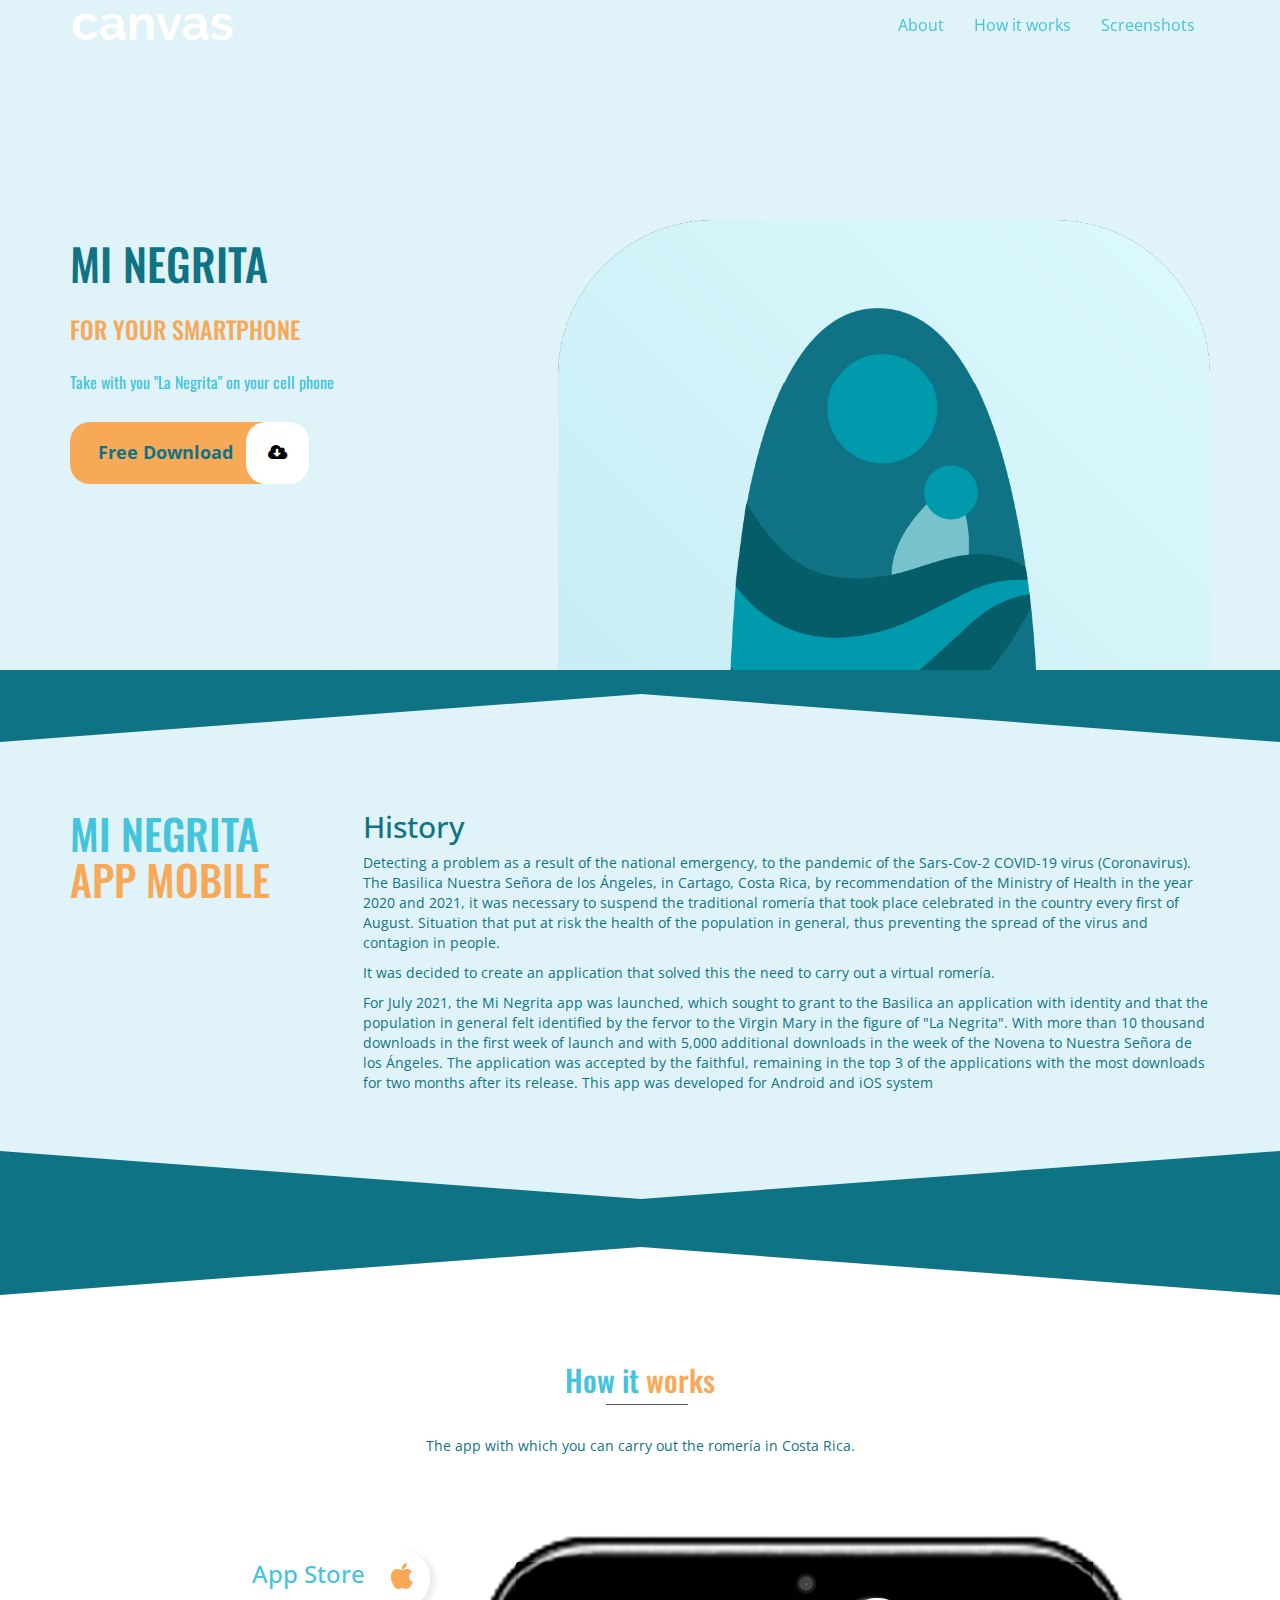
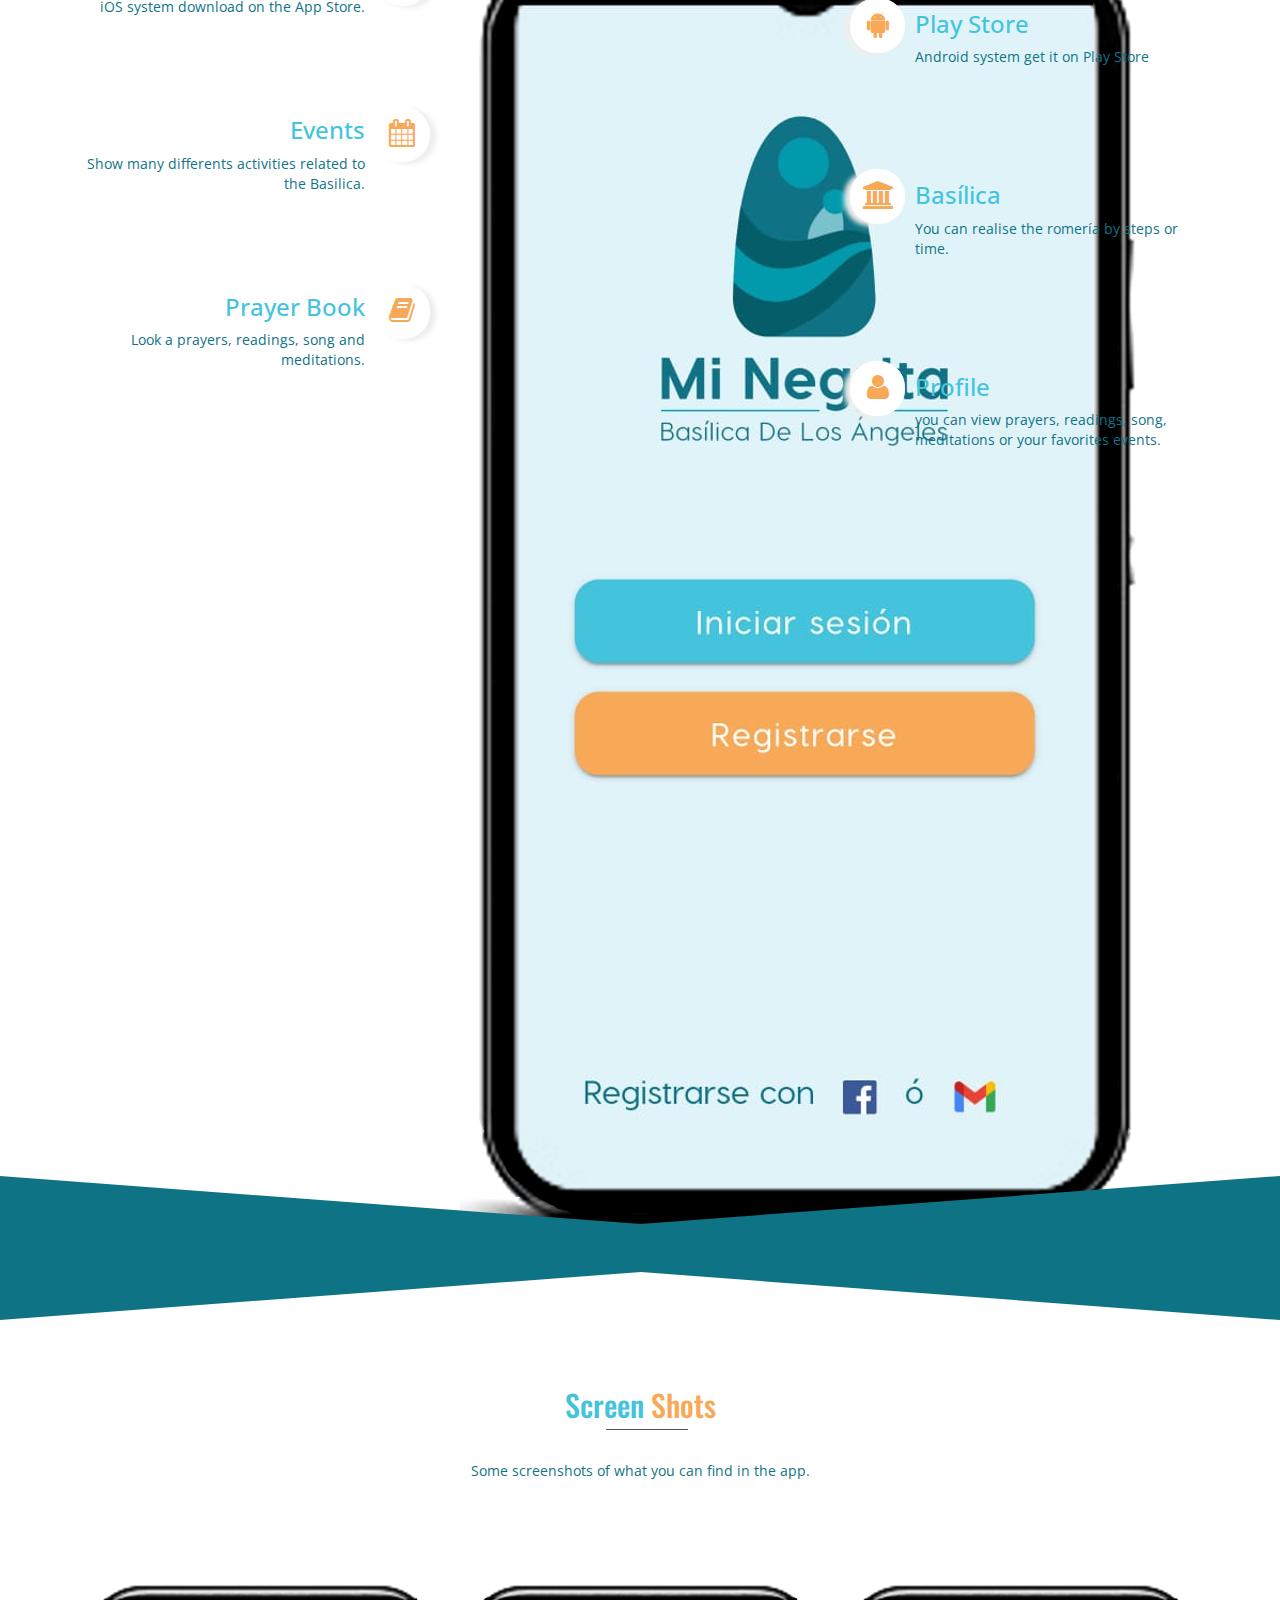
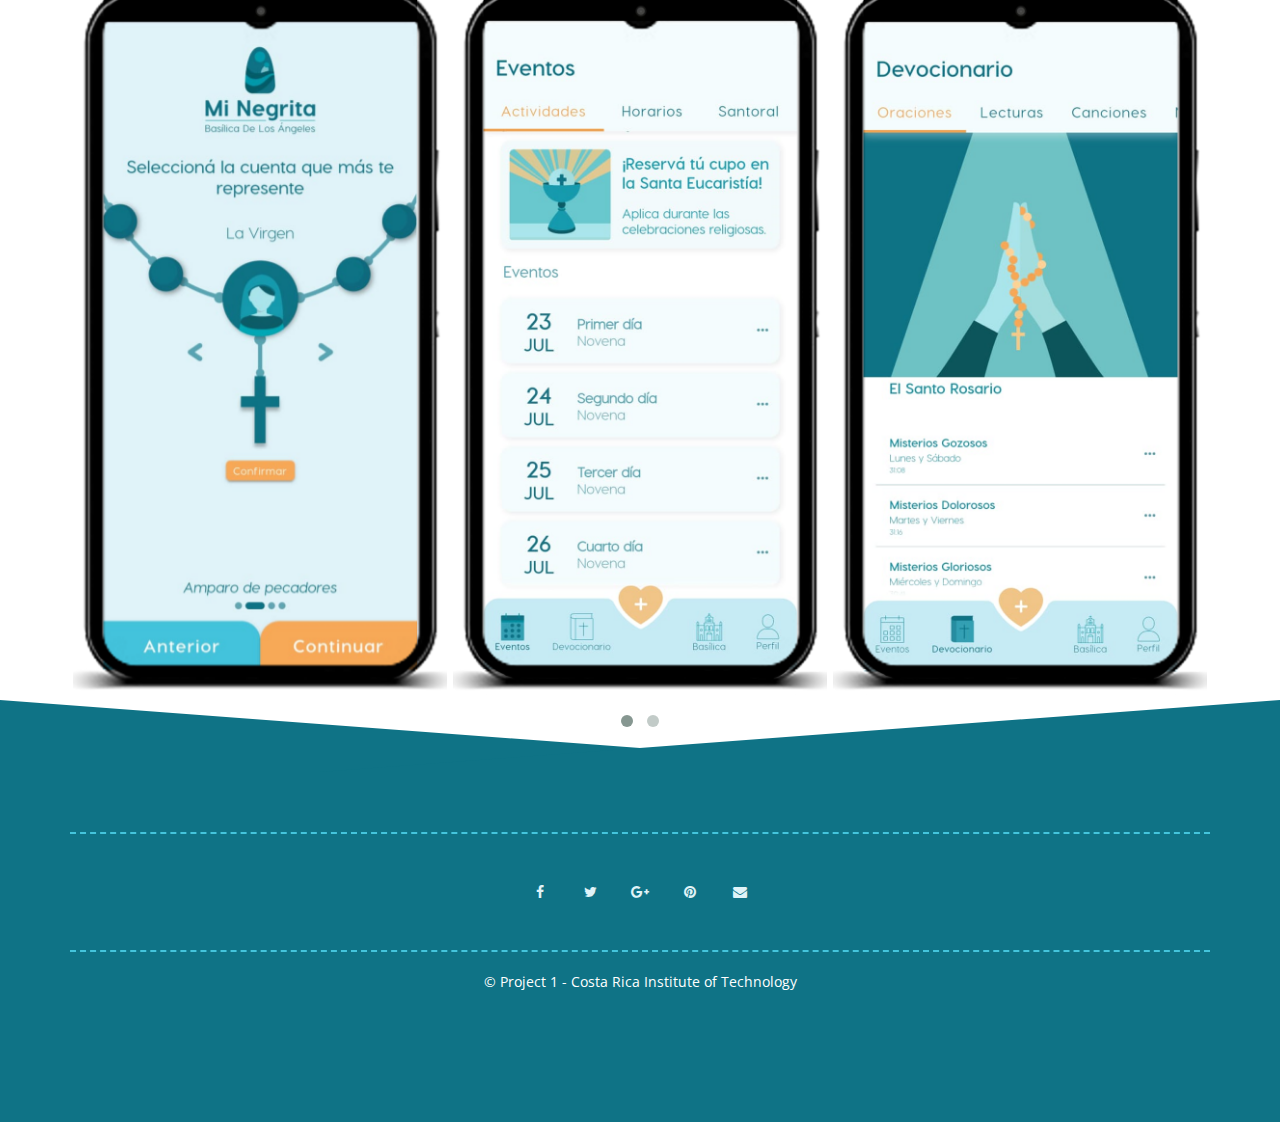
<file: MiNegrita.html>
<!DOCTYPE html>
<!--
	Canvas by TEMPLATE STOCK
	templatestock.co @templatestock
	Released for free under the Creative Commons Attribution 3.0 license (templated.co/license)
-->
<html lang="en">
<head>
    <meta charset="utf-8">
    <meta http-equiv="X-UA-Compatible" content="IE=edge">
    <meta name="viewport" content="width=device-width, initial-scale=1">
    <meta name="description" content="">
    <meta name="author" content="">
    <title>Mi Negrita</title>
    <link rel="icon" href="resources/img/phones.png" type="image/x-icon">


    <!-- =============== Bootstrap Core CSS =============== -->
    <link rel="stylesheet" href="css/bootstrap.min.css" type="text/css">
    <!-- =============== Google fonts =============== -->
    <link href='https://fonts.googleapis.com/css?family=Oswald:400,300' rel='stylesheet' type='text/css'>
    <link href='https://fonts.googleapis.com/css?family=Open+Sans:400,600' rel='stylesheet' type='text/css'>
	<!-- =============== fonts awesome =============== -->
    <link rel="stylesheet" href="css/font-awesome.min.css" type="text/css">
    <!-- =============== Plugin CSS =============== -->
    <link rel="stylesheet" href="css/animate.min.css" type="text/css">
    <!-- =============== Custom CSS =============== -->
    <link rel="stylesheet" href="css/styleM.css" type="text/css">
    <!-- =============== Owl Carousel Assets =============== -->
    <link href="owl-carousel/owl.carousel.css" rel="stylesheet">
    <link href="owl-carousel/owl.theme.css" rel="stylesheet">
    <!-- HTML5 Shim and Respond.js IE8 support of HTML5 elements and media queries -->
    <!-- WARNING: Respond.js doesn't work if you view the page via file:// -->
    <!--[if lt IE 9]>
        <script src="https://oss.maxcdn.com/libs/html5shiv/3.7.0/html5shiv.js"></script>
        <script src="https://oss.maxcdn.com/libs/respond.js/1.4.2/respond.min.js"></script>
    <![endif]-->
</head>

<body>
    <!-- =============== Preloader =============== -->
    <div id="preloader">
        <div id="loading">
        </div>
    </div>
    <!-- =============== nav =============== -->
    <nav id="mainNav" class="navbar navbar-default navbar-fixed-top">
        <div class="container">
            <div class="container-fluid">
                <!-- Brand and toggle get grouped for better mobile display -->
                <div class="navbar-header">
                    <button type="button" class="navbar-toggle collapsed" data-toggle="collapse" data-target="#bs-example-navbar-collapse-1">
                        <span class="sr-only">Toggle navigation</span>
                        <span class="icon-bar"></span>
                        <span class="icon-bar"></span>
                        <span class="icon-bar"></span>
                    </button>
                    <a class="navbar-brand" href="#"><img src="resources/img/logo.png" alt="Logo">
                    </a>
                </div>

                <!-- Collect the nav links, forms, and other content for toggling -->

                <div class="collapse navbar-collapse" id="bs-example-navbar-collapse-1">
                    <ul class="nav navbar-nav navbar-right">
                        <li>
                            <a class="page-scroll" href="#about">About</a>
                        </li>
                        <li>
                            <a class="page-scroll" href="#how-it-works">How it works</a>
                        </li>
                        <li>
                            <a class="page-scroll" href="#Screenshots">Screenshots</a>
                        </li>
                        <!--<li>
                            <a class="page-scroll" href="#Price">Price</a>
                        </li>
                        <li>
                            <a class="page-scroll" href="#contact">Contact</a>
                        </li>-->
                    </ul>
                </div>
                <!-- =============== navbar-collapse =============== -->

            </div>
        </div>
        <!-- =============== container-fluid =============== -->
    </nav>
    <!-- =============== header =============== -->
    <header>
		<!-- =============== container =============== -->
        <div class="container">
            <div class="header-content row">
                <div class="col-xs-12 col-sm-5 col-md-5">
                    <h2 class="wow bounceIn animated" data-wow-delay=".40s">MI NEGRITA</h2>
                    <h3 class="wow bounceIn animated" data-wow-delay=".50s">FOR YOUR SMARTPHONE</h3>
                    <p class="wow bounceIn animated" data-wow-delay=".60s">Take with you "La Negrita" on your cell phone</p>
                    <p>
                        <div class="btn btn-primary btn-lg btn-ornge wow bounceIn animated" data-wow-delay="1s"><a href="https://play.google.com/store/apps/details?id=com.mi.negrita"><i class="hbtn"></i> <span>Free Download</span><i class="fa fa-cloud-download"></i></a>
                        </div>
                    </p>
                </div>
                <div class="col-xs-12 col-sm-7 col-md-7 wow slideInLeft animated">
                    <img src="resources/img/phones.png" alt="phones" />
                </div>
            </div>
        </div>
		<!-- =============== container end =============== -->
    </header>
    <!-- =============== About =============== -->
    <section id="about" class="">
		<!-- =============== container =============== -->
        <div class="container">
            <span class="angle2"></span>
            <span class="angle"></span>
            <div class="row">
                <div class="col-xs-12 col-sm-5 col-md-3 wow fadeInLeft animated" data-wow-delay=".5s">
                    <h1><span>MI NEGRITA</span> <BR>APP MOBILE</h2>      
                  </div>
                  <div class="col-xs-12 col-sm-7 col-md-9 wow fadeInRight animated" data-wow-delay=".5s">
                  <h2>History</h2>
                  <p>Detecting a problem as a result of the national emergency, to the pandemic of the Sars-Cov-2 COVID-19 virus
                    (Coronavirus). The Basilica Nuestra Señora de los Ángeles, in Cartago,
                    Costa Rica, by recommendation of the Ministry of Health in the year 2020 and
                    2021, it was necessary to suspend the traditional romería that took place
                    celebrated in the country every first of August. Situation that put at risk
                    the health of the population in general, thus preventing the spread
                    of the virus and contagion in people.</p>

                     <p>
                        It was decided to create an application that solved this
                        the need to carry out a virtual romería.</p>

                    <p>For July 2021, the Mi Negrita app was launched, which sought to grant
                        to the Basilica an application with identity and that the population in general
                        felt identified by the fervor to the Virgin Mary in the figure of "La
                        Negrita". With more than 10 thousand downloads in the first week of
                        launch and with 5,000 additional downloads in the week of the Novena
                        to Nuestra Señora de los Ángeles. The application was accepted by the
                        faithful, remaining in the top 3 of the applications with the most downloads
                        for two months after its release. This app was developed for Android and iOS system</p>
                  </div>     
            </div>
        </div>   
		<!-- =============== container end =============== -->		
    </section>
    <!-- =============== how it works =============== -->
    <section id="how-it-works" class="parallax">
	<!-- =============== container =============== -->
    <div class="container">
     <span class="angle2"></span>
    <span class="angle"></span>
     <div class="row">

       <div class="col-xs-12 col-sm-12 col-md-12 wow bounceIn animated headding" data-wow-delay=".5s">
           <h2>How it <span>works</span></h2>
           <p>The app with which you can carry out the romería in Costa Rica.</p>
       </div>

      <div class="col-xs-12 col-sm-4 col-md-4">
         <div class="row">     
          <div class="col-xs-10 col-sm-10 col-md-10 wow fadeInLeft animated textright" data-wow-delay=".5s">
            <h3>App Store</h3>
              <p>iOS system download on the App Store.</p>     
          </div>
            <div class="col-xs-2 col-sm-2 col-md-2 wow fadeInRight animated" data-wow-delay=".5s">
                <a href="https://apps.apple.com/in/app/mi-negrita/id1575388633"><i class="fa fa-apple iconfont"></i></a>
          </div>    
        </div>
        <div class="row"> 
         <div class="col-xs-10 col-sm-10 col-md-10 wow fadeInLeft animated textright" data-wow-delay=".6s">
            <h3>Events</h3>
              <p>Show many differents activities related to the Basilica.</p>     
          </div>
            <div class="col-xs-2 col-sm-2 col-md-2 wow fadeInRight animated" data-wow-delay=".6s">
                <i class="fa fa-calendar iconfont"></i>
          </div>     
        </div>
        <div class="row">            
         <div class="col-xs-10 col-sm-10 col-md-10 wow fadeInLeft animated textright" data-wow-delay=".7s">
            <h3>Prayer Book</h3>
              <p>Look a prayers, readings, song and meditations.</p>     
          </div>
          <div class="col-xs-2 col-sm-2 col-md-2 wow fadeInRight animated" data-wow-delay=".7s">
                <i class="fa fa-book iconfont"></i>
          </div>         
           
        </div>        
      </div>

      <div class="col-xs-12 col-sm-4 col-md-4 wow bounceIn animated textcenter" data-wow-delay=".4s">
       <img src="resources/img/slide-bg.png" alt="slide-bg" />
      </div>  
         
      <div class="col-xs-12 col-sm-4 col-md-4">
         <div class="row">         
          <div class="col-xs-2 col-sm-2 col-md-2 wow fadeInLeft animated" data-wow-delay=".5s">
                <a  href="https://play.google.com/store/apps/details?id=com.mi.negrita"><i class="fa fa-android iconfont2"></i></a>
          </div>    
          <div class="col-xs-10 col-sm-10 col-md-10 wow fadeInRight animated textleft" data-wow-delay=".5s">
            <h3>Play Store</h3>
              <p>Android system get it on Play Store</p>     
          </div>
           
        </div>
        <div class="row">    
        <div class="col-xs-2 col-sm-2 col-md-2 wow fadeInLeft animated" data-wow-delay=".6s">
                <i class="fa fa-university iconfont2"></i>
          </div>          
          <div class="col-xs-10 col-sm-10 col-md-10 wow fadeInRight animated textleft" data-wow-delay=".6s">
            <h3>Basílica</h3>
              <p>You can realise the romería by steps or time.</p>     
          </div>
          
        </div>
        <div class="row">    
        <div class="col-xs-2 col-sm-2 col-md-2 wow fadeInLeft animated" data-wow-delay=".7s">
                <i class="fa fa-user iconfont2"></i>
          </div>          
          <div class="col-xs-10 col-sm-10 col-md-10 wow fadeInRight animated textleft" data-wow-delay=".7s">
            <h3>Profile</h3>
              <p>you can view prayers, readings, song, meditations or your favorites events.</p>     
          </div>
           
        </div>        
      </div>
    </div>
    </div>   
	<!-- =============== container end =============== -->	
    </section>
    <!-- =============== Screenshots =============== -->
    <section id="Screenshots" class="">
	<!-- =============== container =============== -->
    <div class="container">
    <span class="angle2"></span>
    <span class="angle"></span>
     <div class="row">

       <div class="col-xs-12 col-sm-12 col-md-12 wow bounceIn animated headding" data-wow-delay=".1s">
           <h2>Screen <span>Shots</span></h2>
           <p>Some screenshots of what you can find in the app.</p>
       </div>

      <div class="col-xs-12 col-sm-12 col-md-12">
         <div class="row">     
          <div class="col-xs-12 col-sm-12 col-md-12 wow zoomIn animated textright" data-wow-delay=".1s">           
               <div class="span12">

                      <div id="owl-demo" class="owl-carousel">
                        <div class="item">
                            <div class="imghover" data-toggle="modal" data-target="#exampleModal" data-whatever="@mdo"><img src="resources/img/owl1.png" alt="Owl Image">         
                            <div class="hover-bg"><i class="fa fa-camera camera"></i></div>                 
                            </div> 
                        </div>
                        <div class="item">
                            <div class="imghover" data-toggle="modal" data-target="#exampleModa2" data-whatever="@mdo">
                            <img src="resources/img/owl2.png" alt="Owl Image">
                             <div class="hover-bg"><i class="fa fa-camera camera"></i></div>                 
                            </div>
                        </div>
                       <div class="item">
                            <div class="imghover" data-toggle="modal" data-target="#exampleModa3" data-whatever="@mdo">
                            <img src="resources/img/owl3.png" alt="Owl Image">
                             <div class="hover-bg"><i class="fa fa-camera camera"></i></div>                 
                            </div>
                        </div> 
                        <div class="item">
                            <div class="imghover" data-toggle="modal" data-target="#exampleModa4" data-whatever="@mdo">
                            <img src="resources/img/owl4.png" alt="Owl Image">
                             <div class="hover-bg"><i class="fa fa-camera camera"></i></div>                 
                            </div>
                        </div>
                      </div>              
                    </div>     
                      
        </div>     
          <!-- =============== popup large image =============== -->
          <div class="modal fade" id="exampleModal" tabindex="-1" role="dialog" aria-labelledby="exampleModalLabel">
          <div class="modal-dialog" role="document">
            <img src="resources/img/owl1.png" alt="Owl Image">
          </div>
         </div>

         <div class="modal fade" id="exampleModa2" tabindex="-1" role="dialog" aria-labelledby="exampleModalLabe2">
          <div class="modal-dialog" role="document">
            <img src="resources/img/owl2.png" alt="Owl Image">
          </div>
         </div>
         
         <div class="modal fade" id="exampleModa3" tabindex="-1" role="dialog" aria-labelledby="exampleModalLabe3">
          <div class="modal-dialog" role="document">
            <img src="resources/img/owl3.png" alt="Owl Image">
          </div>
         </div>
         
         <div class="modal fade" id="exampleModa4" tabindex="-1" role="dialog" aria-labelledby="exampleModalLabe4">
          <div class="modal-dialog" role="document">
            <img src="resources/img/owl4.png" alt="Owl Image">
          </div>
         </div>
		 <!-- =============== popup large image end =============== -->
      </div>
      
    </div>
    </div>      
	</div><!-- =============== container end =============== -->
    </section>
    <!-- =============== Price =============== 
    <section id="Price" class="">
	<!-- =============== container =============== 
        <div class="container">
        <span class="angle2"></span>
        <span class="angle"></span>

         <div class="row">

            <div class="col-xs-12 col-sm-12 col-md-12 wow zoomIn animated headding" data-wow-delay=".1s">
               <h2>Price <span>List</span></h2>
               <p>Display your mobile apps awesome features with icon lists and an image carousel of each page. Lorem ipsum dolor sit amet, consectetuer adipiscing elit, sed diam nonummy nibh euismod tincidunt ut laoreet dolore magna aliquam erat volutpat. Ut wisi enim ad minim veniam, quis nostrud exerci tation.</p>
           </div>

          <div class="col-xs-12 col-sm-4 col-md-4 wow fadeInLeft animated" >
          <div class="price-wrapper ">
		        <h3 class="price-title">Students</h3>
		        <div class="price">
			        <div class="value-box">
				        <div class="value-box-content">
					        <span class="value">
						        <i></i><span class="number">FREE</span>
					        </span>
					        <span class="month invisible"></span>
				        </div>
			        </div>

			        <div class="content-box">			
                        <ul>
                        <li>list item</li>
                        <li>list item</li>
                        <li>list item</li>
                        <li>list item</li>
                        <li>list item</li>
                        <li>list item</li>
                        </ul>
			        </div>
			        <div class="sign-box">
                     <a href="#"><span>Sign Up</span></a>			
                    </div>
		        </div>
	        </div>
          </div>
          <div class="col-xs-12 col-sm-4 col-md-4 wow zoomIn animated">
          <div class="price-wrapper ">
		        <h3 class="price-title">Small</h3>
		        <div class="price">
			        <div class="value-box">
				        <div class="value-box-content">
					        <span class="value">
						        <i></i><span class="number"> $10 </span>
					        </span>
					        <span class="month">per month</span>
				        </div>
			        </div>

			        <div class="content-box">			
                        <ul>
                        <li>list item</li>
                        <li>list item</li>
                        <li>list item</li>
                        <li>list item</li>
                        <li>list item</li>
                        <li>list item</li>
                        </ul>
			        </div>
			        <div class="sign-box">
                     <a href="#"><span>Sign Up</span></a>			
                    </div>
		        </div>
	        </div> 
          </div>
          <div class="col-xs-12 col-sm-4 col-md-4 wow zoomIn animated">
          <div class="price-wrapper ">
		        <h3 class="price-title">Standard</h3>
		        <div class="price standard">
			        <div class="value-box">
				        <div class="value-box-content">
					        <span class="value">
						       <span class="number">$50</span>
					        </span>
					        <span class="month">per month</span>
				        </div>
			        </div>

			        <div class="content-box">			
                        <ul>
                        <li>list item</li>
                        <li>list item</li>
                        <li>list item</li>
                        <li>list item</li>
                        <li>list item</li>
                        <li>list item</li>
                        </ul>
			        </div>
			        <div class="sign-box">
                     <a href="#"><span>Sign Up</span></a>			
                    </div>
		        </div>
	        </div>
          </div>     
        </div>
        </div>    <!-- =============== container end =============== 
        </section> -->
    <!-- =============== Contact ===============
    <section id="contact">
	<!-- =============== container ===============
		<div class="container">
			    <div class="row">
                 <div class="col-xs-12 col-sm-12 col-md-12 wow bounceIn animated headding" data-wow-delay=".1s">
                   <h2>Contact <span>Us</span></h2>
                   <p>Display your mobile apps awesome features with icon lists and an image carousel of each page. Lorem ipsum dolor sit amet, consectetuer adipiscing elit, sed diam nonummy nibh euismod tincidunt ut laoreet dolore magna aliquam erat volutpat. Ut wisi enim ad minim veniam, quis nostrud exerci tation.</p>
               </div>


			</div>

			<div class="row">

				<div class="col-xs-12 col-sm-4 col-md-4 wow bounceIn animated" data-wow-delay=".1s">

					<form>
						<div class="ajax-hidden">
							<div class="form-group wow fadeInUp animated">
								<label for="c_name" class="sr-only">Name</label>
								<input type="text" placeholder="Name" name="c_name" class="form-control" id="c_name">
							</div>

							<div data-wow-delay=".1s" class="form-group wow fadeInUp animated">
								<label for="c_email" class="sr-only">Email</label>
								<input type="email" placeholder="E-mail" name="c_email" class="form-control" id="c_email">
							</div>

							<div data-wow-delay=".2s" class="form-group wow fadeInUp animated">
								<textarea placeholder="Message" rows="7" name="c_message" id="c_message" class="form-control"></textarea>
							</div>

							<button data-wow-delay=".3s" class="btn btn-sm btn-block wow fadeInUp animated" type="submit">Send Message</button>
						</div>
						<div class="ajax-response"></div>
					</form>

				</div>
                <div class="col-xs-12 col-sm-4 col-md-4 wow bounceIn animated map" data-wow-delay=".5s">

					  <iframe src="https://www.google.com/maps/embed?pb=!1m16!1m12!1m3!1d6508922.473104964!2d-123.76275651635396!3d37.19583981824279!2m3!1f0!2f0!3f0!3m2!1i1024!2i768!4f13.1!2m1!1sCalifornia%2C+United+States!5e0!3m2!1sen!2sin!4v1450994260631" width="100%" height="250" frameborder="0" style="border:0" allowfullscreen></iframe>

				</div>
                 <div class="col-xs-12 col-sm-4 col-md-4 wow bounceIn animated" data-wow-delay=".6s">

					  <section id="text-15" class="widget widget_text">
                         <h3 class="widget-title">California, United States</h3> <div class="textwidget">785, Firs Avenue, place Mall,<br>
                        <p>Tel: 01 234-56786<br>
                        Mobile: 01 234-56786<br>
                        E-mail: <a href="#">info@templatestock.com</a></p>
                        <a href="#">Get directions on the map</a> →</div>
                    </section>

				</div>                
			</div> 
		</div><!-- =============== container end =============== -->
	</section>
    <!-- Footer -->
    <footer id="footer">
	<!-- =============== container =============== -->
    <div class="container">
			    <div class="row">
                <div class="col-xs-12 col-sm-12 col-md-12">

					<ul class="social-links">
						<li><a class="wow fadeInUp animated" href="index.html#" style="visibility: visible; animation-name: fadeInUp;"><i class="fa fa-facebook"></i></a></li>
						<li><a data-wow-delay=".1s" class="wow fadeInUp animated" href="index.html#" style="visibility: visible; animation-delay: 0.1s; animation-name: fadeInUp;"><i class="fa fa-twitter"></i></a></li>
						<li><a data-wow-delay=".2s" class="wow fadeInUp animated" href="index.html#" style="visibility: visible; animation-delay: 0.2s; animation-name: fadeInUp;"><i class="fa fa-google-plus"></i></a></li>
						<li><a data-wow-delay=".4s" class="wow fadeInUp animated" href="index.html#" style="visibility: visible; animation-delay: 0.4s; animation-name: fadeInUp;"><i class="fa fa-pinterest"></i></a></li>
						<li><a data-wow-delay=".5s" class="wow fadeInUp animated" href="index.html#" style="visibility: visible; animation-delay: 0.5s; animation-name: fadeInUp;"><i class="fa fa-envelope"></i></a></li>
					</ul>

                    <p class="copyright">
                        &copy; Project 1 - Costa Rica Institute of Technology
					</p>

				</div>
			</div>
    </div><!-- =============== container end =============== -->
	</footer>
    <!-- =============== jQuery =============== -->
    <script src="js/jquery.js"></script>
    <!-- =============== Bootstrap Core JavaScript =============== -->
    <script src="js/bootstrap.min.js"></script>
    <!-- =============== Plugin JavaScript =============== -->
    <script src="js/jquery.easing.min.js"></script>
    <script src="js/jquery.fittext.js"></script>
    <script src="js/wow.min.js"></script>
    <!-- =============== Custom Theme JavaScript =============== -->
    <script src="js/creative.js"></script>
    <!-- =============== owl carousel =============== -->
    <script src="owl-carousel/owl.carousel.js"></script>
    <script>
        $(document).ready(function () {
            $("#owl-demo").owlCarousel({
                autoPlay: 3000,
                items: 3,
                itemsDesktop: [1199, 3],
                itemsDesktopSmall: [979, 3]
            });

        });
    </script>
</body>
</html>
</file>
<file: css/styleM.css>
﻿/*
	Canvas by TEMPLATE STOCK
	templatestock.co @templatestock
	Released for free under the Creative Commons Attribution 3.0 license (templated.co/license)
*/


 /*!
 * nav
 * Header
 * about
 * how it works
 * resposive
 * price
 * contact

 */

html,
body {
    width: 100%;
    height: 100%;
    font-family: "Open Sans",sans-serif;
    font-size:14px;
}

a {
    transition: all 0.35s ease 0s;
    -webkit-transition: all 0.35s ease 0s;
     -moz-transition: all 0.35s ease 0s;
}
#loading {
    background-image: url("../resources/img/preloader.GIF");
    background-position: center center;
    background-repeat: no-repeat;
    height: 200px;
    left: 50%;
    margin: -100px 0 0 -100px;
    position: absolute;
    top: 50%;
    width: 200px;
}
#preloader {
    background: #fff none repeat scroll 0 0;
    bottom: 0;
    left: 0;
    position: fixed;
    right: 0;
    top: 0;
    z-index: 9999;
}
.parallax {
  background-attachment: fixed !important;
  background-position: 50% 0;
  background-repeat: no-repeat;
  background-size: cover;
  overflow: hidden;
  position: relative;
}
.headding
{
    text-align:center;
}
.headding p {
    margin-bottom: 30px;
    padding: 20px 100px;
}
.headding h1 {
    font-size: 42px !important;	
}
.headding h2
{
    color:#44C4DC;
    margin-bottom:20px;
    position:relative;
	font-family: "Oswald";
}
.headding h2 span
{
    color:#F8A957;
}

.headding h2::before {
    background: #555 none repeat scroll 0 0;
    content: "";
    height: 1px;
    left: 47%;
    position: absolute;
    top: 41px;
    width: 82px;
}
.iconfont {
    background: #fff none repeat scroll 0 0;
    border: 1px solid #fff;
    border-radius: 47%;
    box-shadow: 6px 2px 5px #eee;
    color: #F8A957;
    float: right;
    font-size: 28px;
    height: 55px;
    margin-top: 45px;
    padding: 12px;
    text-align: center;
    width: 55px;
}
.iconfont2 {
   background: #fff none repeat scroll 0 0;
    border: 1px solid #fff;
    border-radius: 47%;
    box-shadow: -6px 2px 5px #eee;
    color: #F8A957;
    float: left;
    font-size: 28px;
    height: 55px;
    margin-top: 92px;
    padding: 12px;
    text-align: center;
    width: 55px;
}
.textright
{
    text-align:right;
    margin-top:35px;
    margin-bottom:35px;
}
.textleft
{
    text-align:left;
    margin-top:85px;
}
.textcenter
{
    text-align:center;
}
.angle::before {
    border-bottom: 72px solid #0F7386;
    border-right: 960px solid transparent;
    left: 0;
}
.angle::before, .angle::after {
    bottom: 0;
    content: "";
    height: 0;
    position: absolute;
    width: 0;
    z-index: 4;
}
.angle::after {
    border-bottom: 72px solid #0F7386;
    border-left: 960px solid transparent;
    right: 0;
}
.angle2::before {
    border-top: 72px solid #0F7386;
    border-right: 960px solid transparent;
    left: 0;
}
.angle2::before, .angle2::after {
    top: 0;
    content: "";
    height: 0;
    position: absolute;
    width: 0;
    z-index: 4;
}
.angle2::after {
    border-top: 72px solid #0F7386;
    border-left: 960px solid transparent;
    right: 0;
}
    #owl-demo .item{
        margin: 3px;
    }
    #owl-demo .item img{
        display: block;
        width: 100%;
        height: auto;
    }
a {
    color: #0F7386;
    text-decoration: none;
}
a:hover {
    color: #ddd;
    text-decoration: none;
}

/*-------- nav css --------------*/

.navbar-brand > img {
    height: 50px;
    transition: all 0.35s ease 0s; 
    -webkit-transition: all 0.35s ease 0s;
    -moz-transition: all 0.35s ease 0s;
    background: #E0F3F8; 
}
.navbar-brand {
    float: left;
    font-size: 18px;
    height: 50px;
    line-height: 20px;
    padding: 0;
}
.navbar-default {
    background: rgba(0, 0, 0, 0) none repeat scroll 0 0;
    border: medium none;
    transition: all 0.35s ease 0s;
    -webkit-transition: all 0.35s ease 0s;
     -moz-transition: all 0.35s ease 0s;
}

nav.affix {
    background: #0F7386;
    padding:5px 0;
}
nav.affix img {
    height: 38px;
    margin-top: 5px;
   transition: all 0.35s ease 0s;
    -webkit-transition: all 0.35s ease 0s;
     -moz-transition: all 0.35s ease 0s;
}
nav.affix-top {
   padding: 15px 0;
}
.navbar-default {
   font-family: 'Open Sans', sans-serif;
}
.navbar-default .navbar-nav > li > a {
    color: #44C4DC;
    font-size:16px;
    text-align:center;
    border-radius: 5px;    
      -webkit-border-radius: 5px;
      -moz-border-radius: 5px;
}
.navbar-default .navbar-nav > li > a:focus, 
.navbar-default .navbar-nav > li > a:hover {
    background-color: transparent;
     background-color: #44C4DC;
      border-radius: 10px;
      -webkit-border-radius: 10px;
      -moz-border-radius: 10px;
    color: #fff;
}
.navbar-default .navbar-nav > .active > a, .navbar-default .navbar-nav > .active > a:focus, .navbar-default .navbar-nav > .active > a:hover {
    background-color: #44C4DC;   
       border-radius: 10px;
      -webkit-border-radius: 10px;
      -moz-border-radius: 10px;
    color: #fff;
}

/*-------- header css --------------*/

header {
    background-color: #E0F3F8;
    background-attachment:fixed;
    background-size:cover;
    height: 670px;
    color: #fff;
    transition: all 0.35s ease 0s;
    -webkit-transition: all 0.35s ease 0s;
     -moz-transition: all 0.35s ease 0s;
overflow:hidden;	 
}
header .header-content {
   margin-top: 220px;
}
.header-content img {
    width: 100%;
      z-index: 999;
      position:relative;
}
.header-content h2 {
    font-size: 44px;
    margin-bottom: 28px;
	font-family: "Oswald";
    color: #0F7386;
}
.header-content h3 {
    margin-bottom: 28px;
    color: #F8A957;
	font-family: "Oswald";
}
.header-content p {
    color: #44C4DC;
    font-size: 16px;
    margin-bottom: 28px;
	font-family: "Oswald";
}
.header-content .btn-ornge {
    background: #F8A957;
    border: medium none;
    border-radius: 20px;
    font-weight:bold;
    padding-top:0;
    padding-bottom:0;
    padding-right:0;
    padding-left:28px;
    position:relative;    
    transition: all .5s ease-in-out 0s;
    -webkit-transition: all .5s ease-in-out 0s;
     -moz-transition: all .5s ease-in-out 0s;
}
.btn-ornge span {
    position: relative;
}
.header-content .btn-ornge:hover {
    background: #fff none repeat scroll 0 0;
    color:#0F7386;   
}
.btn-ornge .fa-cloud-download {
    background: #fff none repeat scroll 0 0;
    border-radius: 20px;
    color: #000;
    margin-left: 13px;
    margin-right: -24px;
    padding: 22px;
    position: relative;
    z-index: 99;
}
.btn-ornge .hbtn {  
    border-radius: 20px;
    display: inline-block;
    height: 100%;
    left: 0;
    position: absolute;
    width: 0;
     transition: all .3s ease 0s;
    -webkit-transition: all .3s easen 0s;
     -moz-transition: all .3s ease 0s;
}
.btn-ornge:hover .hbtn {
    background: #FFD397;   
    width: 100%;    
}

/*-------- about css --------------*/
#about {
	background-color: #E0F3F8;
    background-size:10%;
    position:relative;
    padding: 120px 0;
    width: 100%;   
	overflow:hidden;
}
#about::before {
    background:#E0F3F8;
    content:"";
    height: 10%;
    position:absolute;
    top:0;
    left:0;
    width:100%;
    height:100%;
}
#about h1 {
    font-size: 42px !important;
	font-family: "Oswald";
    color: #F8A957
}
#about h1 span 
{
    color:#44C4DC;
}

#about h2 {
    color: #0F7386;
}

#about p {
    color: #0F7386;
}

/*-------- how it works css --------------*/
#how-it-works {
    padding: 120px 0 0;  
     width: 100%;   
}
#how-it-works::before {
    background:#ffffff;
    content:"";
    height: 10%;
    position:absolute;
    top:0;
    left:0;
    width:100%;
    height:100%;
}

#how-it-works h1 span 
{
    color:#ff4c00;
}

/*#how-it-works img{
    width: 321px;
    height: 641px;
}*/

#how-it-works p{
    color: #0F7386;
}

#how-it-works h3{
    color: #44C4DC;
}

/*-------- Screenshots --------------*/
#Screenshots {
    padding: 120px 0 0;  
     width: 100%;   
     position:relative;
     background: #fff;
}
#Screenshots p {
    color: #0F7386;
}
/*-------- contact --------------*/
#contact {
    background: #E0F3F8;
    color: #fff;
    padding: 60px 0 0px;
    position: relative;
    width: 100%;
}
#contact .btn-block {
    background: rgba(0, 0, 0, 0) none repeat scroll 0 0;
    border: 1px solid;
    border-radius: 3px;
    display: block;
	margin-bottom: 50px;
    width: 150px;
     transition: all .3s ease 0s;
    -webkit-transition: all .3s easen 0s;
     -moz-transition: all .3s ease 0s;
}
#contact iframe {
    transform: skewY(5.5deg);
	-webkit-transform: skewY(5.5deg);
	 -moz-transform: skewY(5.5deg);
}
#contact .btn-block:hover {
    background: orangered none repeat scroll 0 0;
     border: 1px solid #666;
     color:#fff;
      transition: all .3s ease 0s;
    -webkit-transition: all .3s easen 0s;
     -moz-transition: all .3s ease 0s;
}
#contact .form-control {
    background-color: #fff;
    background-image: none;
    border: 1px solid #666;
    border-radius: 4px;
    box-shadow: 0 1px 1px rgba(0, 0, 0, 0.075) inset;
    color: #555;
    display: block;
    font-size: 14px;
    height: 57px;
    line-height: 1.42857;
    padding: 10px 12px;
    transition: border-color 0.15s ease-in-out 0s, box-shadow 0.15s ease-in-out 0s;
    width: 100%;
}
#contact .headding h2 span {
    color: #F8A957;
}
#contact .map
{
height:272px;
}

/*-------- footer --------------*/
#footer {
    background: #0F7386;
    color: #fff;
    padding: 60px 0 120px;
    position: relative;
    width: 100%;  
    text-align: center;
}
#footer .social-links {
    border-bottom: 2px dashed #44C4DC;
    border-top: 2px dashed #44C4DC;
    list-style: outside none none;
    margin: 0 0 20px;
    padding: 35px 0;
  
}
#footer .social-links li {
    display: inline-block;
    margin: 5px;
}
#footer .social-links a {
    border: #E0F3F8;
    border-radius: 3px;
    color: #E0F3F8;
    display: block;
    font-size: 14px;
    height: 36px;
    line-height: 35px;
    text-align: center;
    width: 36px;
}
#footer .social-links a:hover {
    border: 1px solid rgba(255, 255, 255, 0.5);
    color: rgba(255, 255, 255, 0.8);
}

/*-------- price --------------*/
#Price
{
     padding: 120px 0 ;  
     width: 100%;   
     position:relative;
}
.price-wrapper .price-title {
    background: rgba(0, 0, 0, 0) none repeat scroll 0 0;
    border-color: #ededed #ededed #ededed;
    border-image: none;
    border-style: solid solid none;
    border-width: 1px 1px medium;
    font-weight: normal;
    line-height: 0;
    margin: 0;
    padding: 1.3em 1em;
    text-align: center;
      box-shadow: 0 -2px 2px #F5F5F5;
    -webket-box-shadow: 0 -2px 2px #F5F5F5;
     -moz-box-shadow: 0 -2px 2px #F5F5F5;
	 font-family: "Oswald";
}
.price-wrapper .value-box {
    background: #f5f5f5 none repeat scroll 0 0;
    color: #434343;
    cursor: default;
    height: 200px;
    line-height: 200px;
    text-align: center;
}
.price-wrapper .value-box .value-box-content {
    display: inline-block;
    line-height: 1;
    vertical-align: bottom;
}
.price-wrapper .value-box .value {
    display: inline-block;
    font-size: 60px;
    line-height: 38px;
    position: relative;
    vertical-align: top;
	font-family: "Oswald";
}
.price-wrapper .value-box .meta {
    background: #ddd none repeat scroll 0 0;
    border-radius: 0;
    color: #afdcd3;
    display: block;
    font-size: 11px;
    font-weight: bold;
    height: auto;
    letter-spacing: 1px;
    line-height: 1em;
    margin: 50px auto 0;
    padding: 0.8em 0.5em;
    text-transform: uppercase;
}

.price-wrapper .price .content-box { 
    border-color: #ededed;
    border-image: none;
    border-style: solid;
    border-width: 0 1px;
    color: #6e6e6e;
    padding: 15px 30px;
}
.price-wrapper .price .content-box ul {
    list-style: outside none none;
    margin: 0;
    padding: 0;
}
.price-wrapper .price .content-box ul li {
    border-bottom: 1px solid #ededed;
    color: #2b2f34;
    line-height: 1em;
    padding: 18px 0;
    text-align: center;
}
.price-wrapper .price .sign-box {   
    border-color: #ededed #ededed #ededed;
    border-image: none;
    border-style: none solid solid;
    border-width: 0 1px 1px;
    padding: 10px 10px 25px;
    text-align: center;
    box-shadow: 0 2px 2px #ddd;
    -webket-box-shadow: 0 2px 2px #ddd;
     -moz-box-shadow: 0 2px 2px #ddd;
}
.sign-box a {
    border: 1px solid;
    border-radius: 3px;
    color: #ff4c00;
    padding: 10px 0;
    text-decoration: none;
    position:relative;
}
.sign-box a::after {
    background: #fff none repeat scroll 0 0;
    bottom: 0;
    content: "";
    height: 0;
    left: 0;
    position: absolute;
    transition: all 0.3s ease 0s;
    width: 110px;
    z-index: -1;
}
.sign-box a:hover::after {
    background: #ff4c00 none repeat scroll 0 0;
    bottom: 0;
    content: "";
    height: 100%;
    left: 0;
    position: absolute;
    color:#fff;
    transition: all 0.3s ease 0s;
    width: 110px;
    z-index: -1;
}
.sign-box a span
{
    position:relative;
    z-index:999;
    padding: 10px 30px;
    width:100%;
}
.sign-box a span:hover
{
    color:#fff;
}

.price-wrapper .value-box .month {
    background: #ff4c00 none repeat scroll 0 0;
    border-radius: 0;
    color: #fff;
    display: block;
    font-size: 11px;
    font-weight: bold;
    height: auto;
    letter-spacing: 1px;
    line-height: 1em;
    margin: 50px auto 0;
    padding: 0.8em 0.5em;
    text-transform: uppercase;
}
.standard .value-box {
    background: #FFC440 none repeat scroll 0 0;
    position: relative;
}
.standard .value-box::before {
    color: #ddd;
    font-size: 34px;
    font-style: normal;
    left: 50%;
    line-height: normal;
    margin-left: -17px;
    position: absolute;
    top: 25px;
    z-index: 1;
}
.price-wrapper {
    margin-bottom: 50px;
}

/*-------- popup css --------------*/
.imghover
{
    position:relative;
}
.hover-bg {
    content: "";
    cursor: pointer;
    height: 100%;
    left: 0;
    opacity: 0;
    position: absolute;
    text-align: center;
    top: 0;
    transition: all 0.3s ease 0s;
    vertical-align: middle;
    width: 100%;
}
.hover-bg:hover {
    background: rgba(34, 34, 34, 0.7);
    content: "";
    height: 100%;
    left: 0;
    position: absolute;
    top: 0;
    transition: all 0.3s ease 0s;
    width: 100%;
    opacity: 1;
}
.hover-bg:hover .camera {
    color: #fff;
    font-size: 50px;
    padding: 70% 0 0;
	transition: all 0.3s ease 0s;
}
.hover-bg:hover.camera::before {
    color: #fff;
    font-size: 50px;
    padding: 70% 0 0;
	transition: all 0.3s ease 0s;
	-webkit-transform: scale(0,1);
	transform: scale(0,1);
}
.hover-bg:hover .camera::after {
    color: #fff;
    font-size: 50px;
    padding: 70% 0 0;
	transition: all 0.3s ease 0s;
	-webkit-transform: scale(1,0);
	transform: scale(1,0);
}

/*-------- resposive css --------------*/

@media (min-width:320px) and (max-width:680px) 
{
    header {  
    height: 674px;
}
 header .header-content {
    margin-top: 97px;
    text-align: center;
    height:300px;
}
.header-content h2 {
    font-size: 22px;
    margin-bottom: 22px;
    color: #0F7386;
}
.header-content h3 {
    color: #F8A957;
    font-size: 15px;
    margin-bottom: 8px;
}
.header-content p {
    color: #FFD397;
    font-size: 13px;
    margin-bottom: 28px;
}
.header-content img {
    position: relative;
    width: 76%;
    z-index: 999;
}
.headding p {
    margin-bottom: 30px;
    padding: 20px 0;
}
.navbar-collapse {
    background: #FFD397;
}
.textcenter.animated img {
    width: 50% !important;
}
#about {
    padding: 80px 0;
}
#how-it-works {
    padding: 80px 0;
}
.angle::before {
    border-bottom: 72px solid #0F7386;
    border-right: 600px solid transparent;
    left: 0;
}
.angle::before, .angle::after {
    bottom: 0;
    content: "";
    height: 0;
    position: absolute;
    width: 0;
    z-index: 4;
}
.angle::after {
    border-bottom: 72px solid #0F7386;
    border-left: 600px solid transparent;
    right: 0;
}
.angle2::before {
    border-top: 72px solid #0F7386;
    border-right: 600px solid transparent;
    left: 0;
}
.angle2::before, .angle2::after {
    top: 0;
    content: "";
    height: 0;
    position: absolute;
    width: 0;
    z-index: 4;
}
.angle2::after {
    border-top: 72px solid #0F7386;
    border-left: 600px solid transparent;
    right: 0;
}
}
@media (min-width:768px) and (max-width:1024px) {
  header {
        height: 530px;
    }
    .header-content h2 {
    font-size: 20px;
       margin-bottom: 11px;
    color: #0F7386;
}
.header-content h3 {  
    font-size: 18px;
    margin-bottom: 11px;
}
.header-content p {
    color: #FFD397;
    font-size: 13px;
    margin-bottom: 18px;
}
.btn-ornge .fa-cloud-download {
    border-radius: 15px;
     padding: 14px;
}
.header-content .btn-ornge {
    border-radius: 15px;
    padding: 0 0 0 16px;
}
.iconfont {
    margin-top: 15px;
}
.iconfont2 {
    margin-right: -32px;
    margin-top: 15px;
    float:right;
}
.col-xs-12.col-sm-4.col-md-4.wow.bounceIn.textcenter.animated > img {
    width: 100%;
}
.textleft {
    font-size: 12px;
    margin-top: 0;
    text-align: left;
}
.textright {
    font-size: 12px;
    margin-top: 0;
    text-align: left;
}
.angle::before {
    border-bottom: 30px solid #0F7386;
    border-right: 960px solid transparent;
    left: 0;
}
.angle::before, .angle::after {
    bottom: 0;
    content: "";
    height: 0;
    position: absolute;
    width: 0;
    z-index: 4;
}
.angle::after {
    border-bottom: 30px solid #0F7386;
    border-left: 960px solid transparent;
    right: 0;
}
.angle2::before {
    border-top: 30px solid #0F7386;
    border-right: 960px solid transparent;
    left: 0;
}
.angle2::before, .angle2::after {
    top: 0;
    content: "";
    height: 0;
    position: absolute;
    width: 0;
    z-index: 4;
}
.angle2::after {
    border-top: 30px solid #0F7386;
    border-left: 960px solid transparent;
    right: 0;
}

}
@media (max-width:480px) 
{
    header {  
    height: 578px;
}
 header .header-content {
    margin-top: 97px;
    text-align: center;
    height:300px;
}
.header-content h2 {
    font-size: 22px;
    margin-bottom: 22px;
    color: #0F7386;
}
.header-content h3 {
    color: #FFD397;
    font-size: 15px;
    margin-bottom: 8px;
}
.header-content p {
    color: #FFD397;
    font-size: 13px;
    margin-bottom: 28px;
}
.header-content img {
    position: relative;
    width: 76%;
    z-index: 999;
}
.headding p {
    margin-bottom: 30px;
    padding: 20px 0;
}
.navbar-collapse {
    background: #FFD397;
}
.textcenter.animated img {
    width: 50% !important;
}
#about {
    padding: 80px 0;
}
#how-it-works {
    padding: 80px 0;
}
.angle::before {
    border-bottom: 30px solid #0F7386;
    border-right: 480px solid transparent;
    left: 0;
}
.angle::before, .angle::after {
    bottom: 0;
    content: "";
    height: 0;
    position: absolute;
    width: 0;
    z-index: 4;
}
.angle::after {
    border-bottom: 30px solid #0F7386;
    border-left: 480px solid transparent;
    right: 0;
}
.angle2::before {
    border-top: 30px solid #0F7386;
    border-right: 480px solid transparent;
    left: 0;
}
.angle2::before, .angle2::after {
    top: 0;
    content: "";
    height: 0;
    position: absolute;
    width: 0;
    z-index: 4;
}
.angle2::after {
    border-top: 30px solid #0F7386;
    border-left: 480px solid transparent;
    right: 0;
}
}
@media (max-width:360px) 
{
       header {  
    height: 544px;
}
.angle::before {
    border-bottom: 30px solid #0F7386;
    border-right: 320px solid transparent;
    left: 0;
}
.angle::before, .angle::after {
    bottom: 0;
    content: "";
    height: 0;
    position: absolute;
    width: 0;
    z-index: 4;
}
.angle::after {
    border-bottom: 30px solid #0F7386;
    border-left: 320px solid transparent;
    right: 0;
}
.angle2::before {
    border-top: 30px solid #0F7386;
    border-right: 320px solid transparent;
    left: 0;
}
.angle2::before, .angle2::after {
    top: 0;
    content: "";
    height: 0;
    position: absolute;
    width: 0;
    z-index: 4;
}
.angle2::after {
    border-top: 30px solid #0F7386;
    border-left: 320px solid transparent;
    right: 0;
}
.iconfont2 {
    margin-top: 12px;
}
.textleft {
    margin-top: 5px;
}
.iconfont {
    margin-top: 12px;
}
.textright {
    margin-top: 5px;
}
}
</file>
